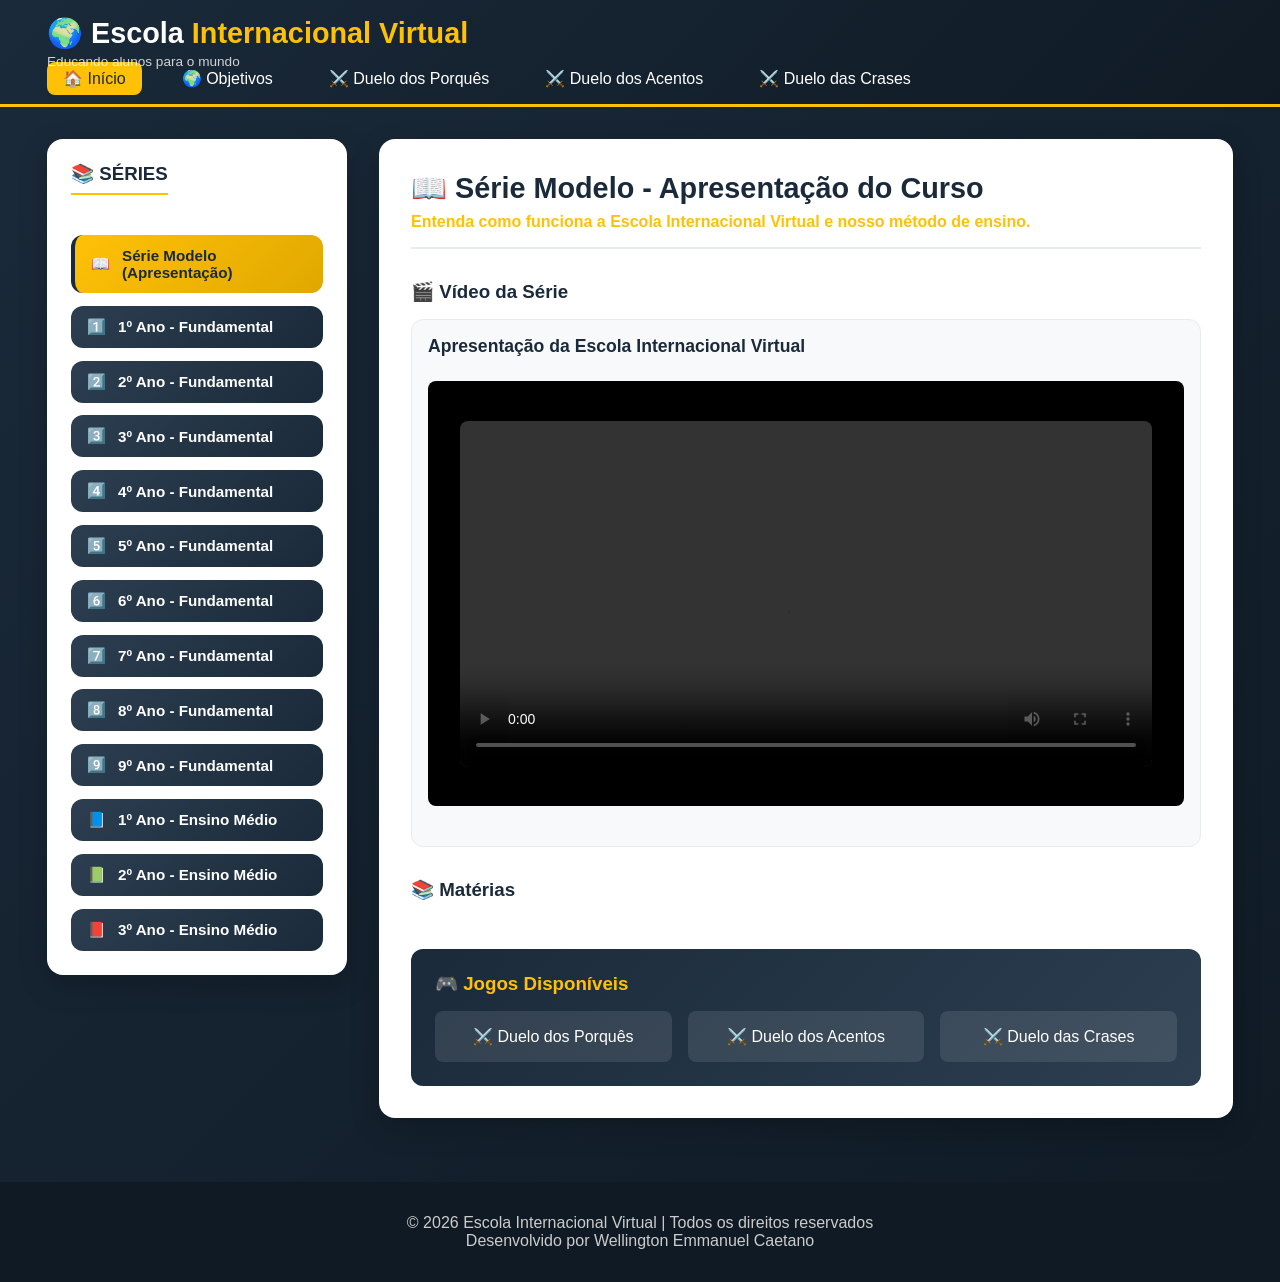
<file: index.html>
<!DOCTYPE html>
<html lang="pt-br">
<head>
    <meta charset="UTF-8">
    <meta name="viewport" content="width=device-width, initial-scale=1.0">
    <title>Escola Internacional Virtual | Educando alunos para o mundo</title>
    <link rel="stylesheet" href="css/style.css">
</head>
<body>

<!-- ==================== CABEÇALHO ==================== -->
<header>
    <div class="container header-container">
        <div class="logo">
            <h1>🌍 Escola <span>Internacional Virtual</span></h1>
            <p>Educando alunos para o mundo</p>
        </div>
        <nav>
            <ul>
                <!-- BOTÕES DE NAVEGAÇÃO ENTRE AS 4 PÁGINAS -->
                <li><a href="index.html" class="active">🏠 Início</a></li>
                <li><a href="objetivos.html">🌍 Objetivos</a></li>
                <li><a href="duelo-porques.html">⚔️ Duelo dos Porquês</a></li>
                <li><a href="duelo-acentos.html">⚔️ Duelo dos Acentos</a></li>
                <li><a href="duelo-crases.html">⚔️ Duelo das Crases</a></li>
            </ul>
        </nav>
    </div>
</header>

<!-- ==================== CONTEÚDO PRINCIPAL ==================== -->
<div class="main-content">
    <div class="container">
        <div class="content-wrapper">

            <!-- SIDEBAR COM AS SÉRIES -->
            <aside class="sidebar">
                <h3>📚 SÉRIES</h3>
                <div class="series-buttons" id="series-buttons">

                    <!-- SÉRIE MODELO (APRESENTAÇÃO DO CURSO) -->
                    <button class="serie-btn active" data-serie="modelo">
                        <span class="emoji">📖</span> Série Modelo (Apresentação)
                    </button>

                    <!-- ENSINO FUNDAMENTAL -->
                    <button class="serie-btn" data-serie="1ano-fundamental"><span class="emoji">1️⃣</span> 1º Ano - Fundamental</button>
                    <button class="serie-btn" data-serie="2ano-fundamental"><span class="emoji">2️⃣</span> 2º Ano - Fundamental</button>
                    <button class="serie-btn" data-serie="3ano-fundamental"><span class="emoji">3️⃣</span> 3º Ano - Fundamental</button>
                    <button class="serie-btn" data-serie="4ano-fundamental"><span class="emoji">4️⃣</span> 4º Ano - Fundamental</button>
                    <button class="serie-btn" data-serie="5ano-fundamental"><span class="emoji">5️⃣</span> 5º Ano - Fundamental</button>
                    <button class="serie-btn" data-serie="6ano-fundamental"><span class="emoji">6️⃣</span> 6º Ano - Fundamental</button>
                    <button class="serie-btn" data-serie="7ano-fundamental"><span class="emoji">7️⃣</span> 7º Ano - Fundamental</button>
                    <button class="serie-btn" data-serie="8ano-fundamental"><span class="emoji">8️⃣</span> 8º Ano - Fundamental</button>
                    <button class="serie-btn" data-serie="9ano-fundamental"><span class="emoji">9️⃣</span> 9º Ano - Fundamental</button>

                    <!-- ENSINO MÉDIO -->
                    <button class="serie-btn" data-serie="1ano-medio"><span class="emoji">📘</span> 1º Ano - Ensino Médio</button>
                    <button class="serie-btn" data-serie="2ano-medio"><span class="emoji">📗</span> 2º Ano - Ensino Médio</button>
                    <button class="serie-btn" data-serie="3ano-medio"><span class="emoji">📕</span> 3º Ano - Ensino Médio</button>
                </div>
            </aside>

            <!-- ÁREA DE CONTEÚDO DINÂMICO -->
            <main class="content-area" id="content-area">
                <div id="dynamic-content">
                    <!-- O conteúdo será carregado pelo JavaScript -->
                    <div class="loading">🎓 Selecione uma série ao lado para começar!</div>
                </div>
            </main>
        </div>
    </div>
</div>

<!-- ==================== RODAPÉ ==================== -->
<footer>
    <div class="container">
        <p>&copy; 2026 Escola Internacional Virtual | Todos os direitos reservados</p>
        <p>Desenvolvido por Wellington Emmanuel Caetano</p>
    </div>
</footer>

<script src="js/script.js"></script>
</body>
</html>
</file>
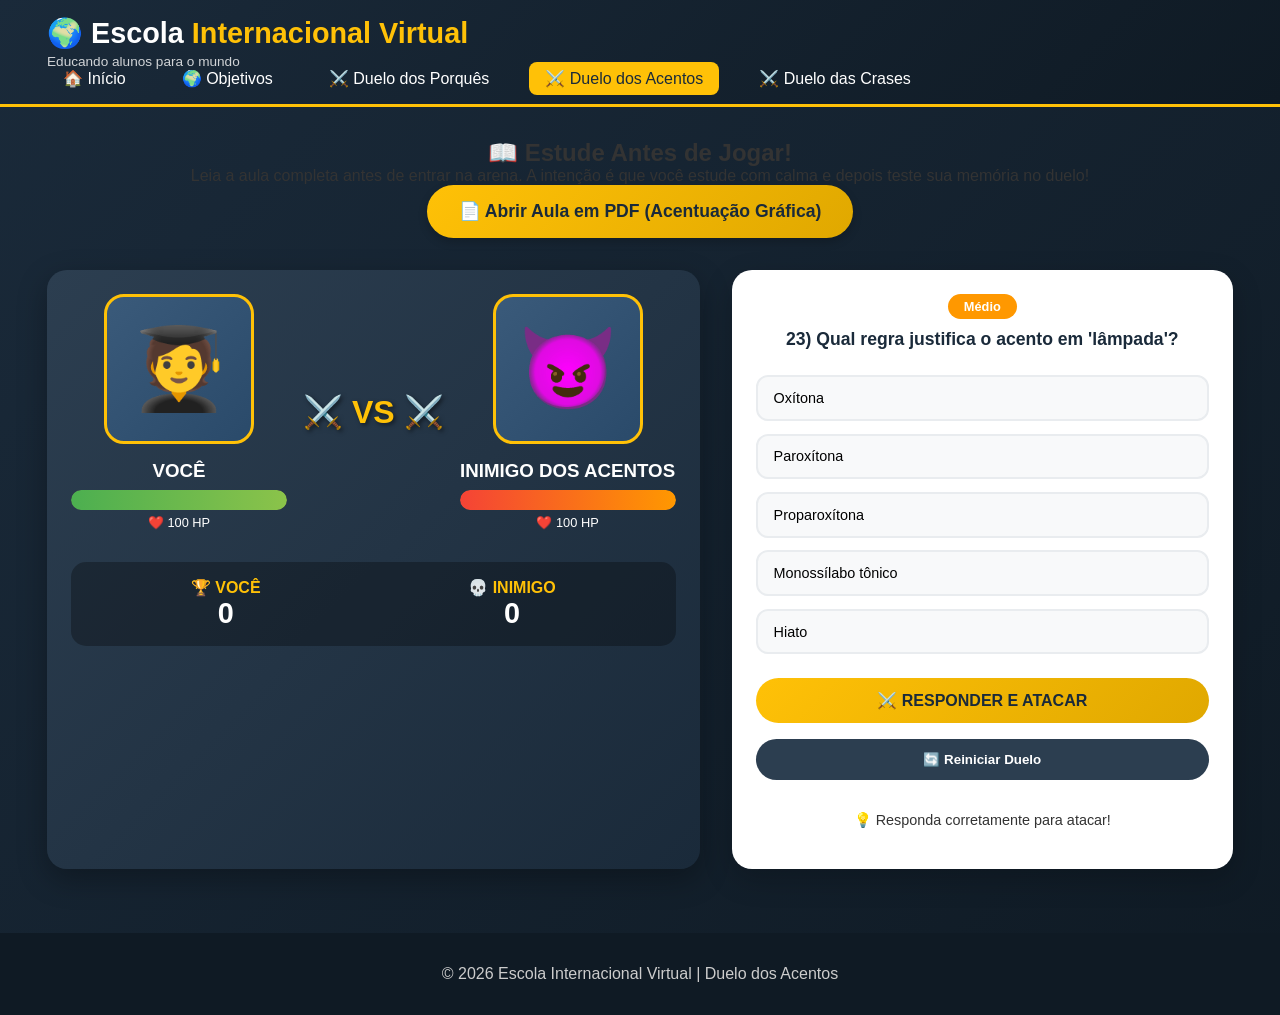
<file: duelo-acentos.html>
<!DOCTYPE html>
<html lang="pt-br">
<head>
    <meta charset="UTF-8">
    <meta name="viewport" content="width=device-width, initial-scale=1.0">
    <title>Duelo dos Acentos | Escola Internacional Virtual</title>
    <link rel="stylesheet" href="css/style.css">
    <link rel="stylesheet" href="css/jogo.css">
</head>
<body>

<header>
    <div class="container header-container">
        <div class="logo">
            <h1>🌍 Escola <span>Internacional Virtual</span></h1>
            <p>Educando alunos para o mundo</p>
        </div>
        <nav>
            <ul>
                <li><a href="index.html">🏠 Início</a></li>
                <li><a href="objetivos.html">🌍 Objetivos</a></li>
                <li><a href="duelo-porques.html">⚔️ Duelo dos Porquês</a></li>
                <li><a href="duelo-acentos.html" class="active">⚔️ Duelo dos Acentos</a></li>
                <li><a href="duelo-crases.html">⚔️ Duelo das Crases</a></li>
            </ul>
        </nav>
    </div>
</header>

<div class="main-content">
    <div class="container">

        <!-- BOTÃO PARA A AULA EM PDF -->
        <div class="aula-pdf-btn">
            <h2>📖 Estude Antes de Jogar!</h2>
            <p>Leia a aula completa antes de entrar na arena. 
                A intenção é que você estude com calma e depois teste sua memória no duelo!</p>
            <a href="pdfs/aula-acentos.pdf" target="_blank" class="btn-pdf">
                📄 Abrir Aula em PDF (Acentuação Gráfica)
            </a>
        </div>

        <div class="game-container">
            <!-- ARENA DO DUELO -->
            <div class="arena">
                <div class="fighters">
                    <div class="fighter">
                        <div class="fighter-avatar" id="player-avatar"><span>🧑‍🎓</span></div>
                        <h3>VOCÊ</h3>
                        <div class="hp-bar-container">
                            <div class="hp-bar player" id="player-hp" style="width: 100%"></div>
                        </div>
                        <div class="hp-text" id="player-hp-text">❤️ 100 HP</div>
                    </div>
                    <div class="vs">⚔️ VS ⚔️</div>
                    <div class="fighter">
                        <div class="fighter-avatar" id="enemy-avatar"><span>😈</span></div>
                        <h3>INIMIGO DOS ACENTOS</h3>
                        <div class="hp-bar-container">
                            <div class="hp-bar enemy" id="enemy-hp" style="width: 100%"></div>
                        </div>
                        <div class="hp-text" id="enemy-hp-text">❤️ 100 HP</div>
                    </div>
                </div>
                <div class="score-board">
                    <div class="score"><span>🏆 VOCÊ</span><span id="player-score">0</span></div>
                    <div class="score"><span>💀 INIMIGO</span><span id="enemy-score">0</span></div>
                </div>
            </div>

            <!-- ÁREA DO QUIZ -->
            <div class="quiz-area">
                <div class="quiz-header">
                    <span class="nivel-badge" id="nivel-badge">Fácil</span>
                    <div class="pergunta" id="pergunta">Carregando...</div>
                </div>
                <div class="opcoes" id="opcoes"></div>
                <button class="btn-responder" id="btn-responder">⚔️ RESPONDER E ATACAR</button>
                <button class="btn-reiniciar" id="btn-reiniciar">🔄 Reiniciar Duelo</button>
                <div class="feedback" id="feedback">💡 Responda corretamente para atacar!</div>
            </div>
        </div>
    </div>
</div>

<footer>
    <div class="container">
        <p>&copy; 2026 Escola Internacional Virtual | Duelo dos Acentos</p>
    </div>
</footer>

<script src="js/acentos.js"></script>
</body>
</html>
</file>
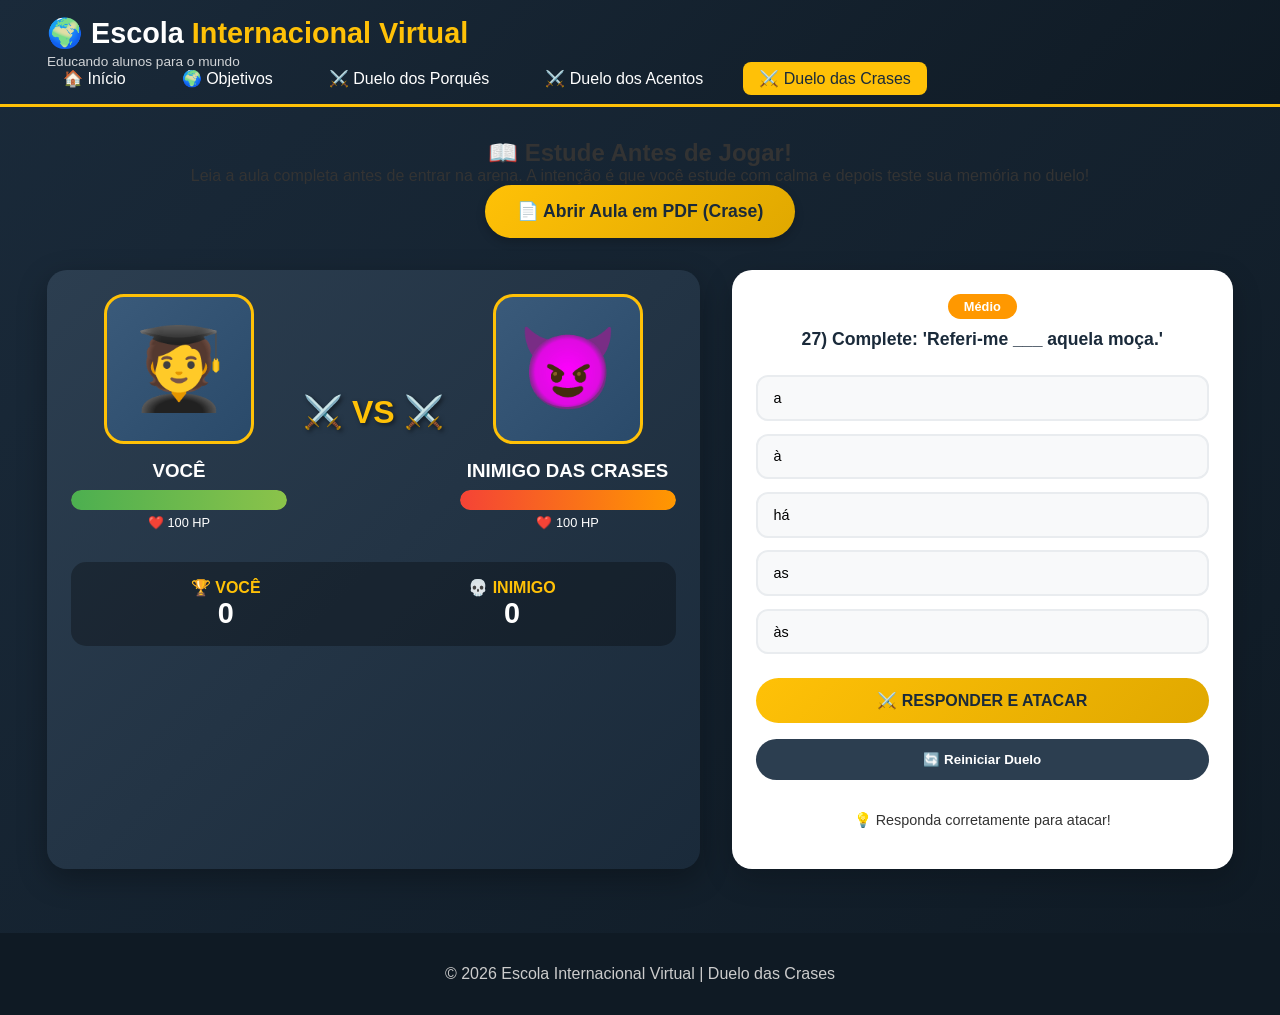
<file: duelo-crases.html>
<!DOCTYPE html>
<html lang="pt-br">
<head>
    <meta charset="UTF-8">
    <meta name="viewport" content="width=device-width, initial-scale=1.0">
    <title>Duelo das Crases | Escola Internacional Virtual</title>
    <link rel="stylesheet" href="css/style.css">
    <link rel="stylesheet" href="css/jogo.css">
</head>
<body>

<header>
    <div class="container header-container">
        <div class="logo">
            <h1>🌍 Escola <span>Internacional Virtual</span></h1>
            <p>Educando alunos para o mundo</p>
        </div>
        <nav>
            <ul>
                <li><a href="index.html">🏠 Início</a></li>
                <li><a href="objetivos.html">🌍 Objetivos</a></li>
                <li><a href="duelo-porques.html">⚔️ Duelo dos Porquês</a></li>
                <li><a href="duelo-acentos.html">⚔️ Duelo dos Acentos</a></li>
                <li><a href="duelo-crases.html" class="active">⚔️ Duelo das Crases</a></li>
            </ul>
        </nav>
    </div>
</header>

<div class="main-content">
    <div class="container">

        <!-- BOTÃO PARA A AULA EM PDF -->
        <div class="aula-pdf-btn">
           <h2>📖 Estude Antes de Jogar!</h2>
           <p>Leia a aula completa antes de entrar na arena. 
             A intenção é que você estude com calma e depois teste sua memória no duelo!</p>
           <a href="pdfs/aula-crases.pdf" target="_blank" class="btn-pdf">
           📄 Abrir Aula em PDF (Crase)
           </a>
        </div>

        <div class="game-container">
            <!-- ARENA DO DUELO -->
            <div class="arena">
                <div class="fighters">
                    <div class="fighter">
                        <div class="fighter-avatar" id="player-avatar"><span>🧑‍🎓</span></div>
                        <h3>VOCÊ</h3>
                        <div class="hp-bar-container">
                            <div class="hp-bar player" id="player-hp" style="width: 100%"></div>
                        </div>
                        <div class="hp-text" id="player-hp-text">❤️ 100 HP</div>
                    </div>
                    <div class="vs">⚔️ VS ⚔️</div>
                    <div class="fighter">
                        <div class="fighter-avatar" id="enemy-avatar"><span>😈</span></div>
                        <h3>INIMIGO DAS CRASES</h3>
                        <div class="hp-bar-container">
                            <div class="hp-bar enemy" id="enemy-hp" style="width: 100%"></div>
                        </div>
                        <div class="hp-text" id="enemy-hp-text">❤️ 100 HP</div>
                    </div>
                </div>
                <div class="score-board">
                    <div class="score"><span>🏆 VOCÊ</span><span id="player-score">0</span></div>
                    <div class="score"><span>💀 INIMIGO</span><span id="enemy-score">0</span></div>
                </div>
            </div>

            <!-- ÁREA DO QUIZ -->
            <div class="quiz-area">
                <div class="quiz-header">
                    <span class="nivel-badge" id="nivel-badge">Fácil</span>
                    <div class="pergunta" id="pergunta">Carregando...</div>
                </div>
                <div class="opcoes" id="opcoes"></div>
                <button class="btn-responder" id="btn-responder">⚔️ RESPONDER E ATACAR</button>
                <button class="btn-reiniciar" id="btn-reiniciar">🔄 Reiniciar Duelo</button>
                <div class="feedback" id="feedback">💡 Responda corretamente para atacar!</div>
            </div>
        </div>
    </div>
</div>

<footer>
    <div class="container">
        <p>&copy; 2026 Escola Internacional Virtual | Duelo das Crases</p>
    </div>
</footer>

<script src="js/crases.js"></script>
</body>
</html>
</file>
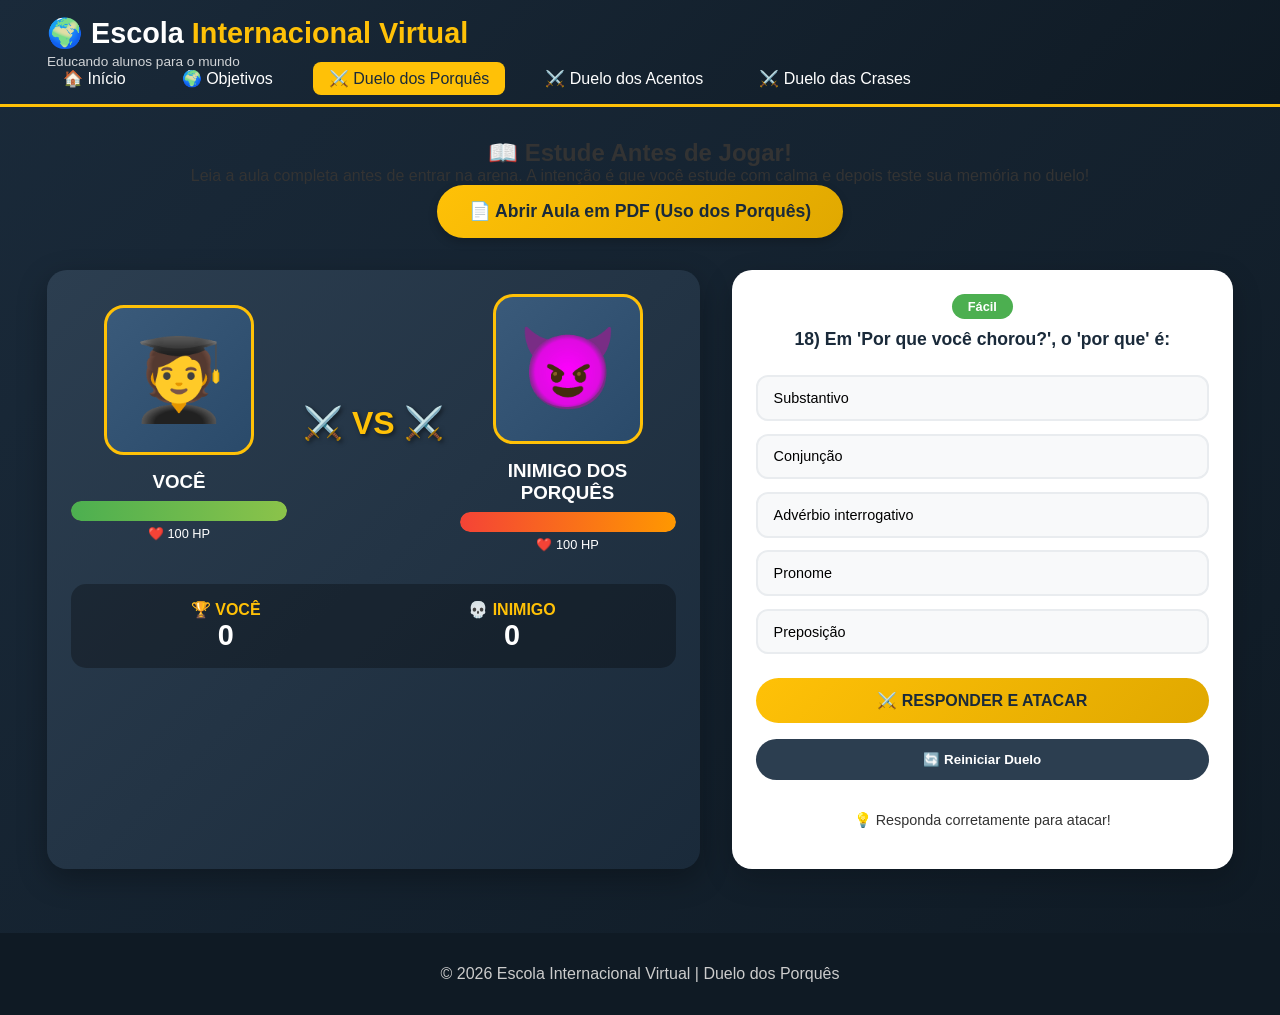
<file: duelo-porques.html>
<!DOCTYPE html>
<html lang="pt-br">
<head>
    <meta charset="UTF-8">
    <meta name="viewport" content="width=device-width, initial-scale=1.0">
    <title>Duelo dos Porquês | Escola Internacional Virtual</title>
    <link rel="stylesheet" href="css/style.css">
    <link rel="stylesheet" href="css/jogo.css">
</head>
<body>

<header>
    <div class="container header-container">
        <div class="logo">
            <h1>🌍 Escola <span>Internacional Virtual</span></h1>
            <p>Educando alunos para o mundo</p>
        </div>
        <nav>
            <ul>
                <li><a href="index.html">🏠 Início</a></li>
                <li><a href="objetivos.html">🌍 Objetivos</a></li>
                <li><a href="duelo-porques.html" class="active">⚔️ Duelo dos Porquês</a></li>
                <li><a href="duelo-acentos.html">⚔️ Duelo dos Acentos</a></li>
                <li><a href="duelo-crases.html">⚔️ Duelo das Crases</a></li>
            </ul>
        </nav>
    </div>
</header>

<div class="main-content">
    <div class="container">

        <!-- BOTÃO PARA A AULA EM PDF -->
        <div class="aula-pdf-btn">
            <h2>📖 Estude Antes de Jogar!</h2>
            <p>Leia a aula completa antes de entrar na arena. 
                  A intenção é que você estude com calma e depois teste sua memória no duelo!</p>
            <a href="pdfs/aula-porques.pdf" target="_blank" class="btn-pdf">
               📄 Abrir Aula em PDF (Uso dos Porquês)
             </a>
        </div>

        <div class="game-container">
            <!-- ARENA DO DUELO -->
            <div class="arena">
                <div class="fighters">
                    <div class="fighter">
                        <div class="fighter-avatar" id="player-avatar"><span>🧑‍🎓</span></div>
                        <h3>VOCÊ</h3>
                        <div class="hp-bar-container">
                            <div class="hp-bar player" id="player-hp" style="width: 100%"></div>
                        </div>
                        <div class="hp-text" id="player-hp-text">❤️ 100 HP</div>
                    </div>
                    <div class="vs">⚔️ VS ⚔️</div>
                    <div class="fighter">
                        <div class="fighter-avatar" id="enemy-avatar"><span>😈</span></div>
                        <h3>INIMIGO DOS PORQUÊS</h3>
                        <div class="hp-bar-container">
                            <div class="hp-bar enemy" id="enemy-hp" style="width: 100%"></div>
                        </div>
                        <div class="hp-text" id="enemy-hp-text">❤️ 100 HP</div>
                    </div>
                </div>
                <div class="score-board">
                    <div class="score"><span>🏆 VOCÊ</span><span id="player-score">0</span></div>
                    <div class="score"><span>💀 INIMIGO</span><span id="enemy-score">0</span></div>
                </div>
            </div>

            <!-- ÁREA DO QUIZ -->
            <div class="quiz-area">
                <div class="quiz-header">
                    <span class="nivel-badge" id="nivel-badge">Fácil</span>
                    <div class="pergunta" id="pergunta">Carregando...</div>
                </div>
                <div class="opcoes" id="opcoes"></div>
                <button class="btn-responder" id="btn-responder">⚔️ RESPONDER E ATACAR</button>
                <button class="btn-reiniciar" id="btn-reiniciar">🔄 Reiniciar Duelo</button>
                <div class="feedback" id="feedback">💡 Responda corretamente para atacar!</div>
            </div>
        </div>
    </div>
</div>

<footer>
    <div class="container">
        <p>&copy; 2026 Escola Internacional Virtual | Duelo dos Porquês</p>
    </div>
</footer>

<script src="js/porques.js"></script>
</body>
</html>
</file>
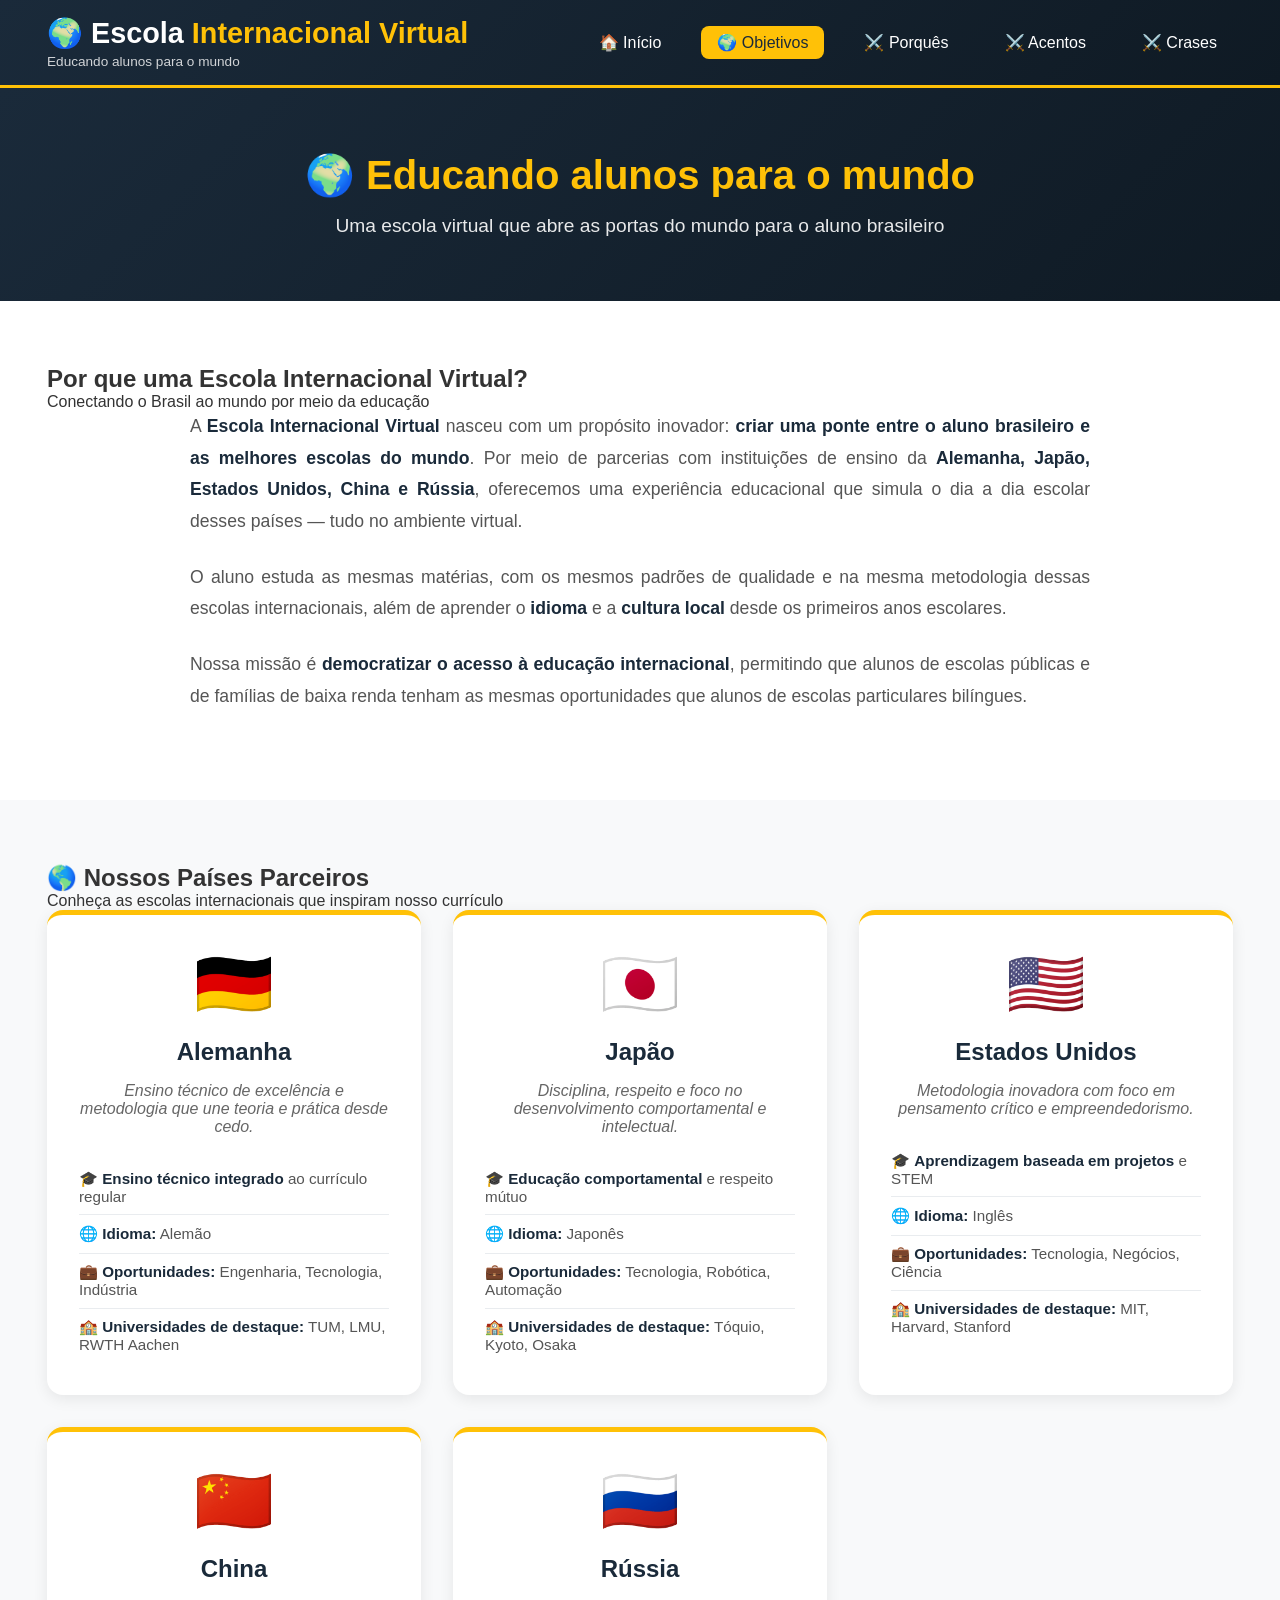
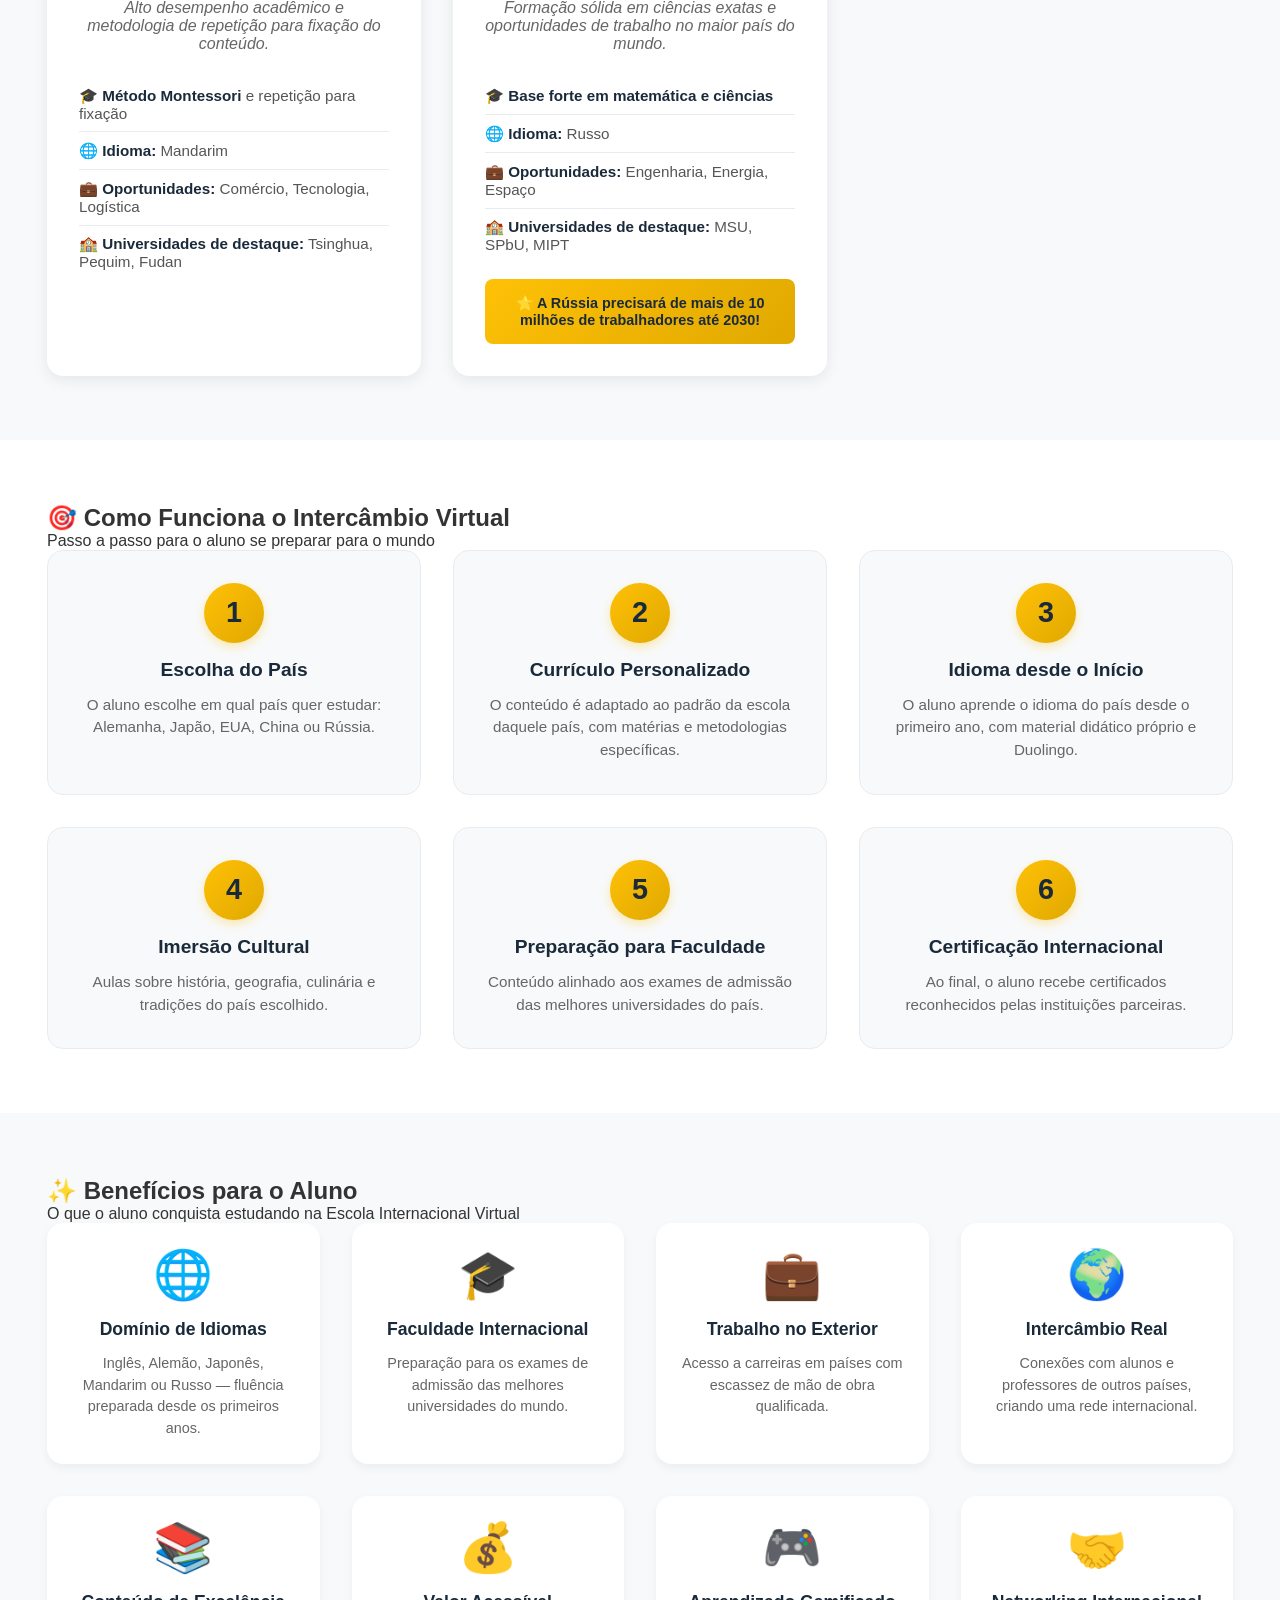
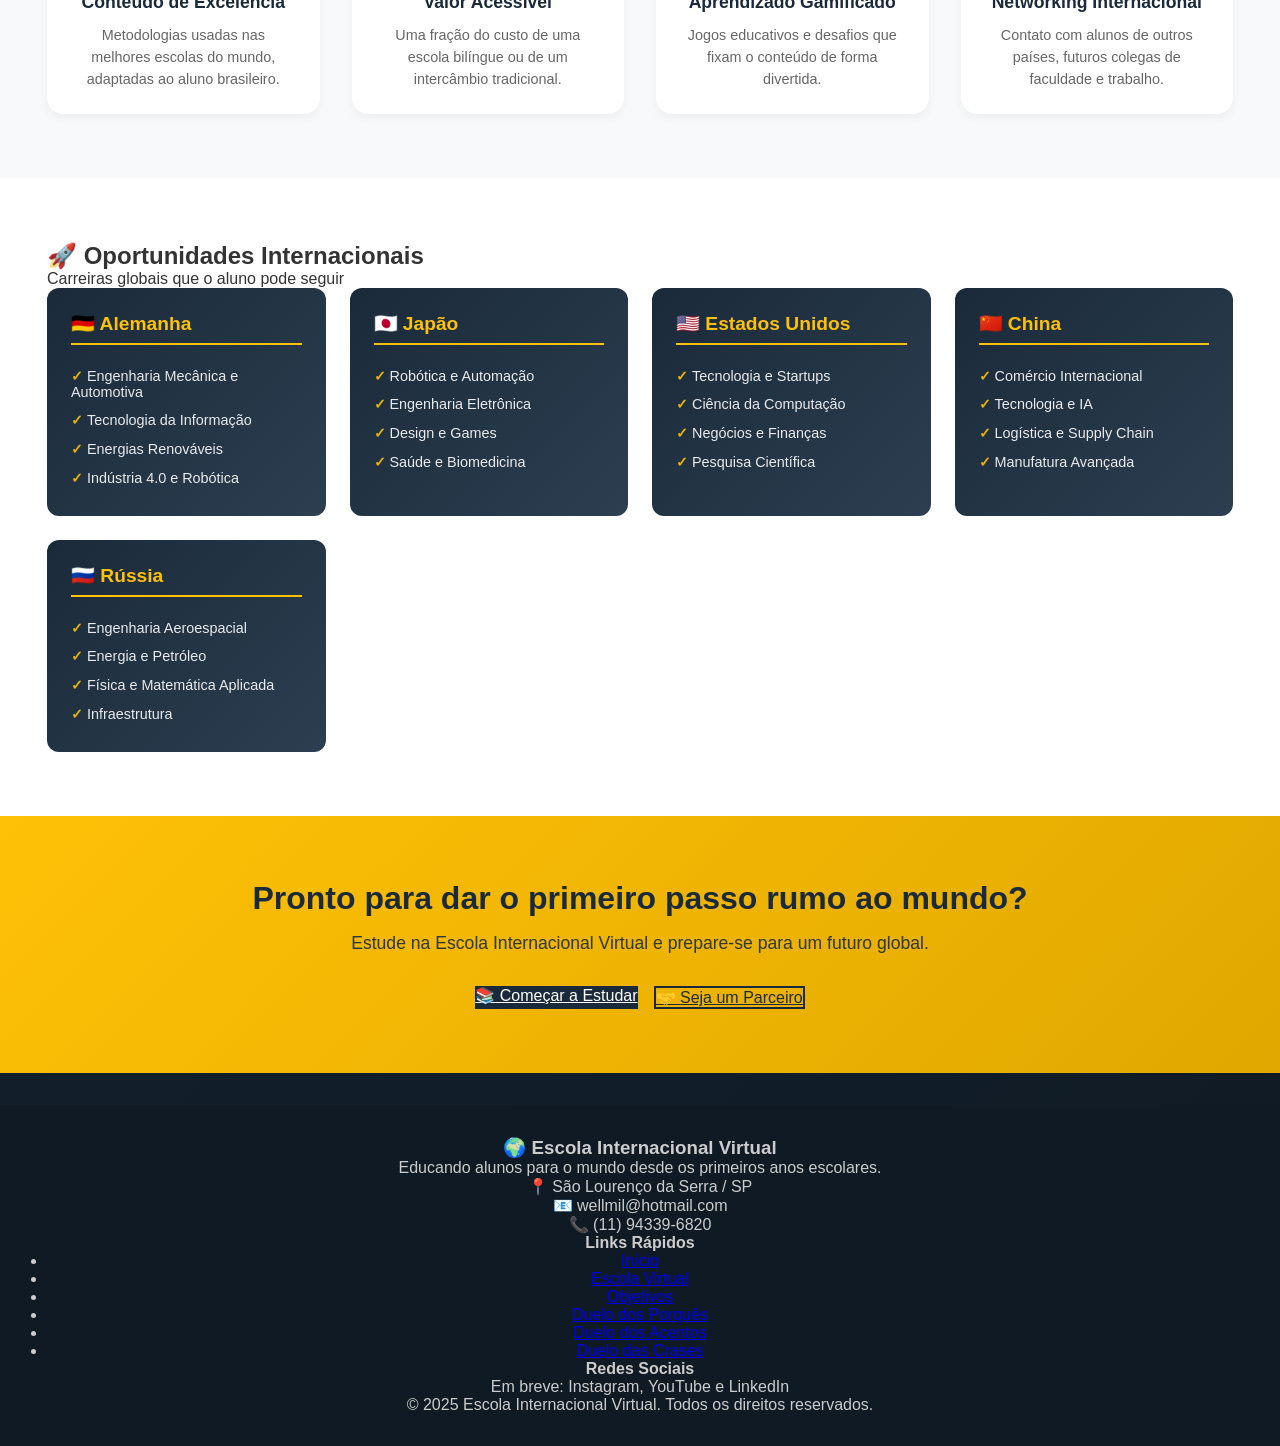
<file: objetivos.html>
<!DOCTYPE html>
<html lang="pt-br">
<head>
    <meta charset="UTF-8">
    <meta name="viewport" content="width=device-width, initial-scale=1.0">
    <title>Nossos Objetivos | Escola Internacional Virtual</title>
    <link rel="stylesheet" href="css/style.css">
</head>
<body>

<!-- ==================== CABEÇALHO ==================== -->
<header>
    <div class="container header-container">
        <div class="logo">
            <h1>🌍 Escola <span>Internacional Virtual</span></h1>
            <p>Educando alunos para o mundo</p>
        </div>
        <nav>
            <ul>
                <li><a href="index.html">🏠 Início</a></li>
                <li><a href="objetivos.html" class="active">🌍 Objetivos</a></li>
                <li><a href="duelo-porques.html">⚔️ Porquês</a></li>
                <li><a href="duelo-acentos.html">⚔️ Acentos</a></li>
                <li><a href="duelo-crases.html">⚔️ Crases</a></li>
            </ul>
        </nav>
    </div>
</header>

<!-- ==================== HERO ==================== -->
<section class="hero-objetivos">
    <div class="container">
        <h1>🌍 Educando alunos para o mundo</h1>
        <p>Uma escola virtual que abre as portas do mundo para o aluno brasileiro</p>
    </div>
</section>

<!-- ==================== INTRODUÇÃO ==================== -->
<section class="objetivo-intro">
    <div class="container">
        <h2 class="section-title">Por que uma Escola Internacional Virtual?</h2>
        <p class="section-subtitle">Conectando o Brasil ao mundo por meio da educação</p>
        
        <div class="intro-text">
            <p>A <strong>Escola Internacional Virtual</strong> nasceu com um propósito inovador: <strong>criar uma ponte entre o aluno brasileiro e as melhores escolas do mundo</strong>. Por meio de parcerias com instituições de ensino da <strong>Alemanha, Japão, Estados Unidos, China e Rússia</strong>, oferecemos uma experiência educacional que simula o dia a dia escolar desses países — tudo no ambiente virtual.</p>
            
            <p>O aluno estuda as mesmas matérias, com os mesmos padrões de qualidade e na mesma metodologia dessas escolas internacionais, além de aprender o <strong>idioma</strong> e a <strong>cultura local</strong> desde os primeiros anos escolares.</p>
            
            <p>Nossa missão é <strong>democratizar o acesso à educação internacional</strong>, permitindo que alunos de escolas públicas e de famílias de baixa renda tenham as mesmas oportunidades que alunos de escolas particulares bilíngues.</p>
        </div>
    </div>
</section>

<!-- ==================== PAÍSES PARCEIROS ==================== -->
<section class="paises-parceiros">
    <div class="container">
        <h2 class="section-title">🌎 Nossos Países Parceiros</h2>
        <p class="section-subtitle">Conheça as escolas internacionais que inspiram nosso currículo</p>
        
        <div class="paises-grid">
            
            <!-- Alemanha -->
            <div class="pais-card">
                <div class="pais-bandeira">🇩🇪</div>
                <h3>Alemanha</h3>
                <p class="pais-descricao">Ensino técnico de excelência e metodologia que une teoria e prática desde cedo.</p>
                <ul class="pais-destaques">
                    <li>🎓 <strong>Ensino técnico integrado</strong> ao currículo regular</li>
                    <li>🌐 <strong>Idioma:</strong> Alemão</li>
                    <li>💼 <strong>Oportunidades:</strong> Engenharia, Tecnologia, Indústria</li>
                    <li>🏫 <strong>Universidades de destaque:</strong> TUM, LMU, RWTH Aachen</li>
                </ul>
            </div>
            
            <!-- Japão -->
            <div class="pais-card">
                <div class="pais-bandeira">🇯🇵</div>
                <h3>Japão</h3>
                <p class="pais-descricao">Disciplina, respeito e foco no desenvolvimento comportamental e intelectual.</p>
                <ul class="pais-destaques">
                    <li>🎓 <strong>Educação comportamental</strong> e respeito mútuo</li>
                    <li>🌐 <strong>Idioma:</strong> Japonês</li>
                    <li>💼 <strong>Oportunidades:</strong> Tecnologia, Robótica, Automação</li>
                    <li>🏫 <strong>Universidades de destaque:</strong> Tóquio, Kyoto, Osaka</li>
                </ul>
            </div>
            
            <!-- Estados Unidos -->
            <div class="pais-card">
                <div class="pais-bandeira">🇺🇸</div>
                <h3>Estados Unidos</h3>
                <p class="pais-descricao">Metodologia inovadora com foco em pensamento crítico e empreendedorismo.</p>
                <ul class="pais-destaques">
                    <li>🎓 <strong>Aprendizagem baseada em projetos</strong> e STEM</li>
                    <li>🌐 <strong>Idioma:</strong> Inglês</li>
                    <li>💼 <strong>Oportunidades:</strong> Tecnologia, Negócios, Ciência</li>
                    <li>🏫 <strong>Universidades de destaque:</strong> MIT, Harvard, Stanford</li>
                </ul>
            </div>
            
            <!-- China -->
            <div class="pais-card">
                <div class="pais-bandeira">🇨🇳</div>
                <h3>China</h3>
                <p class="pais-descricao">Alto desempenho acadêmico e metodologia de repetição para fixação do conteúdo.</p>
                <ul class="pais-destaques">
                    <li>🎓 <strong>Método Montessori</strong> e repetição para fixação</li>
                    <li>🌐 <strong>Idioma:</strong> Mandarim</li>
                    <li>💼 <strong>Oportunidades:</strong> Comércio, Tecnologia, Logística</li>
                    <li>🏫 <strong>Universidades de destaque:</strong> Tsinghua, Pequim, Fudan</li>
                </ul>
            </div>
            
            <!-- Rússia -->
            <div class="pais-card">
                <div class="pais-bandeira">🇷🇺</div>
                <h3>Rússia</h3>
                <p class="pais-descricao">Formação sólida em ciências exatas e oportunidades de trabalho no maior país do mundo.</p>
                <ul class="pais-destaques">
                    <li>🎓 <strong>Base forte em matemática e ciências</strong></li>
                    <li>🌐 <strong>Idioma:</strong> Russo</li>
                    <li>💼 <strong>Oportunidades:</strong> Engenharia, Energia, Espaço</li>
                    <li>🏫 <strong>Universidades de destaque:</strong> MSU, SPbU, MIPT</li>
                </ul>
                <div class="pais-oportunidade">
                    🌟 A Rússia precisará de <strong>mais de 10 milhões de trabalhadores até 2030</strong>!
                </div>
            </div>
        </div>
    </div>
</section>

<!-- ==================== COMO FUNCIONA ==================== -->
<section class="como-funciona">
    <div class="container">
        <h2 class="section-title">🎯 Como Funciona o Intercâmbio Virtual</h2>
        <p class="section-subtitle">Passo a passo para o aluno se preparar para o mundo</p>
        
        <div class="passos-grid">
            <div class="passo-card">
                <div class="passo-numero">1</div>
                <h3>Escolha do País</h3>
                <p>O aluno escolhe em qual país quer estudar: Alemanha, Japão, EUA, China ou Rússia.</p>
            </div>
            
            <div class="passo-card">
                <div class="passo-numero">2</div>
                <h3>Currículo Personalizado</h3>
                <p>O conteúdo é adaptado ao padrão da escola daquele país, com matérias e metodologias específicas.</p>
            </div>
            
            <div class="passo-card">
                <div class="passo-numero">3</div>
                <h3>Idioma desde o Início</h3>
                <p>O aluno aprende o idioma do país desde o primeiro ano, com material didático próprio e Duolingo.</p>
            </div>
            
            <div class="passo-card">
                <div class="passo-numero">4</div>
                <h3>Imersão Cultural</h3>
                <p>Aulas sobre história, geografia, culinária e tradições do país escolhido.</p>
            </div>
            
            <div class="passo-card">
                <div class="passo-numero">5</div>
                <h3>Preparação para Faculdade</h3>
                <p>Conteúdo alinhado aos exames de admissão das melhores universidades do país.</p>
            </div>
            
            <div class="passo-card">
                <div class="passo-numero">6</div>
                <h3>Certificação Internacional</h3>
                <p>Ao final, o aluno recebe certificados reconhecidos pelas instituições parceiras.</p>
            </div>
        </div>
    </div>
</section>

<!-- ==================== BENEFÍCIOS ==================== -->
<section class="beneficios">
    <div class="container">
        <h2 class="section-title">✨ Benefícios para o Aluno</h2>
        <p class="section-subtitle">O que o aluno conquista estudando na Escola Internacional Virtual</p>
        
        <div class="beneficios-grid">
            <div class="beneficio-card">
                <div class="beneficio-icon">🌐</div>
                <h3>Domínio de Idiomas</h3>
                <p>Inglês, Alemão, Japonês, Mandarim ou Russo — fluência preparada desde os primeiros anos.</p>
            </div>
            
            <div class="beneficio-card">
                <div class="beneficio-icon">🎓</div>
                <h3>Faculdade Internacional</h3>
                <p>Preparação para os exames de admissão das melhores universidades do mundo.</p>
            </div>
            
            <div class="beneficio-card">
                <div class="beneficio-icon">💼</div>
                <h3>Trabalho no Exterior</h3>
                <p>Acesso a carreiras em países com escassez de mão de obra qualificada.</p>
            </div>
            
            <div class="beneficio-card">
                <div class="beneficio-icon">🌍</div>
                <h3>Intercâmbio Real</h3>
                <p>Conexões com alunos e professores de outros países, criando uma rede internacional.</p>
            </div>
            
            <div class="beneficio-card">
                <div class="beneficio-icon">📚</div>
                <h3>Conteúdo de Excelência</h3>
                <p>Metodologias usadas nas melhores escolas do mundo, adaptadas ao aluno brasileiro.</p>
            </div>
            
            <div class="beneficio-card">
                <div class="beneficio-icon">💰</div>
                <h3>Valor Acessível</h3>
                <p>Uma fração do custo de uma escola bilíngue ou de um intercâmbio tradicional.</p>
            </div>
            
            <div class="beneficio-card">
                <div class="beneficio-icon">🎮</div>
                <h3>Aprendizado Gamificado</h3>
                <p>Jogos educativos e desafios que fixam o conteúdo de forma divertida.</p>
            </div>
            
            <div class="beneficio-card">
                <div class="beneficio-icon">🤝</div>
                <h3>Networking Internacional</h3>
                <p>Contato com alunos de outros países, futuros colegas de faculdade e trabalho.</p>
            </div>
        </div>
    </div>
</section>

<!-- ==================== OPORTUNIDADES ==================== -->
<section class="oportunidades">
    <div class="container">
        <h2 class="section-title">🚀 Oportunidades Internacionais</h2>
        <p class="section-subtitle">Carreiras globais que o aluno pode seguir</p>
        
        <div class="oportunidades-grid">
            <div class="oportunidade-card">
                <h3>🇩🇪 Alemanha</h3>
                <ul>
                    <li>Engenharia Mecânica e Automotiva</li>
                    <li>Tecnologia da Informação</li>
                    <li>Energias Renováveis</li>
                    <li>Indústria 4.0 e Robótica</li>
                </ul>
            </div>
            
            <div class="oportunidade-card">
                <h3>🇯🇵 Japão</h3>
                <ul>
                    <li>Robótica e Automação</li>
                    <li>Engenharia Eletrônica</li>
                    <li>Design e Games</li>
                    <li>Saúde e Biomedicina</li>
                </ul>
            </div>
            
            <div class="oportunidade-card">
                <h3>🇺🇸 Estados Unidos</h3>
                <ul>
                    <li>Tecnologia e Startups</li>
                    <li>Ciência da Computação</li>
                    <li>Negócios e Finanças</li>
                    <li>Pesquisa Científica</li>
                </ul>
            </div>
            
            <div class="oportunidade-card">
                <h3>🇨🇳 China</h3>
                <ul>
                    <li>Comércio Internacional</li>
                    <li>Tecnologia e IA</li>
                    <li>Logística e Supply Chain</li>
                    <li>Manufatura Avançada</li>
                </ul>
            </div>
            
            <div class="oportunidade-card">
                <h3>🇷🇺 Rússia</h3>
                <ul>
                    <li>Engenharia Aeroespacial</li>
                    <li>Energia e Petróleo</li>
                    <li>Física e Matemática Aplicada</li>
                    <li>Infraestrutura</li>
                </ul>
            </div>
        </div>
    </div>
</section>

<!-- ==================== CHAMADA FINAL ==================== -->
<section class="cta-final">
    <div class="container">
        <h2>Pronto para dar o primeiro passo rumo ao mundo?</h2>
        <p>Estude na Escola Internacional Virtual e prepare-se para um futuro global.</p>
        <div class="cta-buttons">
            <a href="escola-virtual.html" class="btn btn-primary">📚 Começar a Estudar</a>
            <a href="index.html#contato" class="btn btn-secondary">🤝 Seja um Parceiro</a>
        </div>
    </div>
</section>

<!-- ==================== RODAPÉ ==================== -->
<footer>
    <div class="container footer-container">
        <div class="footer-info">
            <h3>🌍 Escola Internacional Virtual</h3>
            <p>Educando alunos para o mundo desde os primeiros anos escolares.</p>
            <p>📍 São Lourenço da Serra / SP</p>
            <p>📧 wellmil@hotmail.com</p>
            <p>📞 (11) 94339-6820</p>
        </div>
        <div class="footer-links">
            <h4>Links Rápidos</h4>
            <ul>
                <li><a href="index.html">Início</a></li>
                <li><a href="escola-virtual.html">Escola Virtual</a></li>
                <li><a href="objetivos.html">Objetivos</a></li>
                <li><a href="duelo-porques.html">Duelo dos Porquês</a></li>
                <li><a href="duelo-acentos.html">Duelo dos Acentos</a></li>
                <li><a href="duelo-crases.html">Duelo das Crases</a></li>
            </ul>
        </div>
        <div class="footer-social">
            <h4>Redes Sociais</h4>
            <p>Em breve: Instagram, YouTube e LinkedIn</p>
        </div>
    </div>
    <div class="footer-bottom">
        <p>&copy; 2025 Escola Internacional Virtual. Todos os direitos reservados.</p>
    </div>
</footer>

</body>
</html>
</file>
<file: css/style.css>
/* ==================== RESET ==================== */
* {
    margin: 0;
    padding: 0;
    box-sizing: border-box;
}

body {
    font-family: 'Segoe UI', Tahoma, Geneva, Verdana, sans-serif;
    background: linear-gradient(135deg, #1a2a3a 0%, #0f1a24 100%);
    min-height: 100vh;
    color: #333;
}

.container {
    width: 95%;
    max-width: 1400px;
    margin: 0 auto;
    padding: 0 15px;
}

/* ==================== CABEÇALHO ==================== */
header {
    background: linear-gradient(135deg, #1a2a3a 0%, #0f1a24 100%);
    color: white;
    padding: 1rem 0;
    border-bottom: 3px solid #ffc107;
}

.header-container {
    display: flex;
    justify-content: space-between;
    align-items: center;
    flex-wrap: wrap;
}

.logo h1 {
    font-size: 1.8rem;
    margin-bottom: 0.25rem;
}

.logo h1 span {
    color: #ffc107;
}

.logo p {
    font-size: 0.85rem;
    opacity: 0.8;
}

nav ul {
    display: flex;
    list-style: none;
    gap: 1.5rem;
}

nav a {
    color: white;
    text-decoration: none;
    font-weight: 500;
    padding: 0.5rem 1rem;
    border-radius: 8px;
    transition: all 0.3s;
}

nav a:hover, nav a.active {
    background: #ffc107;
    color: #1a2a3a;
}

/* ==================== LAYOUT LATERAL ==================== */
.main-content {
    padding: 2rem 0;
}

.content-wrapper {
    display: flex;
    gap: 2rem;
    flex-wrap: wrap;
}

/* Sidebar */
.sidebar {
    width: 300px;
    background: white;
    border-radius: 16px;
    padding: 1.5rem;
    box-shadow: 0 10px 30px rgba(0,0,0,0.2);
    align-self: flex-start;
    position: sticky;
    top: 20px;
}

.sidebar h3 {
    color: #1a2a3a;
    margin-bottom: 1rem;
    padding-bottom: 0.5rem;
    border-bottom: 2px solid #ffc107;
    display: inline-block;
}

.series-buttons {
    display: flex;
    flex-direction: column;
    gap: 0.8rem;
    margin-top: 1.5rem;
}

.serie-btn {
    background: linear-gradient(135deg, #2c3e50 0%, #1a2a3a 100%);
    color: white;
    border: none;
    padding: 12px 16px;
    border-radius: 12px;
    font-size: 0.95rem;
    font-weight: 600;
    cursor: pointer;
    transition: all 0.3s;
    text-align: left;
    display: flex;
    align-items: center;
    gap: 12px;
}

.serie-btn:hover {
    background: linear-gradient(135deg, #ffc107 0%, #e0a800 100%);
    color: #1a2a3a;
    transform: translateX(5px);
}

.serie-btn.active {
    background: linear-gradient(135deg, #ffc107 0%, #e0a800 100%);
    color: #1a2a3a;
    border-left: 4px solid #1a2a3a;
}

/* Área de Conteúdo */
.content-area {
    flex: 1;
    background: white;
    border-radius: 16px;
    padding: 2rem;
    box-shadow: 0 10px 30px rgba(0,0,0,0.2);
    min-height: 500px;
}

.serie-header {
    margin-bottom: 2rem;
    padding-bottom: 1rem;
    border-bottom: 2px solid #e9ecef;
}

.serie-header h2 {
    color: #1a2a3a;
    font-size: 1.8rem;
}

.serie-header p {
    color: #ffc107;
    font-weight: 600;
    margin-top: 0.5rem;
}

/* Vídeo */
.video-container {
    background: #000;
    border-radius: 12px;
    margin: 1.5rem 0;
    aspect-ratio: 16/9;
    display: flex;
    align-items: center;
    justify-content: center;
    color: white;
    font-size: 1.2rem;
    text-align: center;
    padding: 2rem;
}

/* Grid de matérias */
.materias-grid {
    display: grid;
    grid-template-columns: repeat(auto-fill, minmax(200px, 1fr));
    gap: 1rem;
    margin-bottom: 2rem;
}

.materia-card {
    background: #f8f9fa;
    border: 1px solid #e9ecef;
    border-radius: 12px;
    padding: 1rem;
    text-align: center;
    transition: all 0.3s;
    cursor: pointer;
}

.materia-card:hover {
    background: #ffc107;
    transform: translateY(-3px);
}

/* Jogos */
.jogos-section {
    margin-top: 2rem;
    padding: 1.5rem;
    background: linear-gradient(135deg, #1a2a3a 0%, #2c3e50 100%);
    border-radius: 12px;
    color: white;
}

.jogos-section h3 {
    color: #ffc107;
    margin-bottom: 1rem;
}

.jogos-grid {
    display: grid;
    grid-template-columns: repeat(auto-fit, minmax(200px, 1fr));
    gap: 1rem;
}

.jogo-card {
    background: rgba(255,255,255,0.1);
    padding: 1rem;
    border-radius: 8px;
    text-align: center;
    text-decoration: none;
    color: white;
    transition: all 0.3s;
}

.jogo-card:hover {
    background: #ffc107;
    color: #1a2a3a;
    transform: translateY(-3px);
}

/* Rodapé */
footer {
    background: #0f1a24;
    color: #ccc;
    padding: 2rem 0;
    margin-top: 2rem;
    text-align: center;
}

/* ==================== RESPONSIVO ==================== */
@media (max-width: 768px) {
    .content-wrapper {
        flex-direction: column;
    }
    
    .sidebar {
        width: 100%;
        position: static;
    }
    
    nav ul {
        flex-direction: column;
        gap: 0.5rem;
        text-align: center;
        margin-top: 1rem;
    }
    
    .materias-grid {
        grid-template-columns: repeat(auto-fill, minmax(150px, 1fr));
    }
}

/* ==================== VÍDEOS LOCAIS ==================== */
.video-item {
    background: #f8f9fa;
    padding: 1rem;
    border-radius: 12px;
    border: 1px solid #e9ecef;
    margin-bottom: 2rem;
}

.video-item h4 {
    color: #1a2a3a;
    margin-bottom: 0.8rem;
    font-size: 1.1rem;
}

.video-container {
    position: relative;
    width: 100%;
    border-radius: 8px;
    overflow: hidden;
    background: #000;
}

.video-container video {
    width: 100%;
    height: auto;
    display: block;
    border-radius: 8px;
}

/* Responsivo */
@media (max-width: 768px) {
    .video-container video {
        width: 100%;
    }
}


/* ==================== HERO OBJETIVOS ==================== */
.hero-objetivos {
    background: linear-gradient(135deg, #1a2a3a 0%, #0f1a24 100%);
    color: white;
    padding: 4rem 0;
    text-align: center;
}

.hero-objetivos h1 {
    font-size: 2.5rem;
    margin-bottom: 1rem;
    color: #ffc107;
}

.hero-objetivos p {
    font-size: 1.2rem;
    opacity: 0.9;
    max-width: 700px;
    margin: 0 auto;
}

/* ==================== INTRODUÇÃO ==================== */
.objetivo-intro {
    padding: 4rem 0;
    background: white;
}

.intro-text {
    max-width: 900px;
    margin: 0 auto;
}

.intro-text p {
    font-size: 1.1rem;
    line-height: 1.8;
    color: #555;
    margin-bottom: 1.5rem;
    text-align: justify;
}

.intro-text strong {
    color: #1a2a3a;
}

/* ==================== PAÍSES PARCEIROS ==================== */
.paises-parceiros {
    padding: 4rem 0;
    background: #f8f9fa;
}

.paises-grid {
    display: grid;
    grid-template-columns: repeat(auto-fit, minmax(320px, 1fr));
    gap: 2rem;
}

.pais-card {
    background: white;
    border-radius: 16px;
    padding: 2rem;
    box-shadow: 0 4px 15px rgba(0,0,0,0.08);
    transition: transform 0.3s, box-shadow 0.3s;
    border-top: 5px solid #ffc107;
}

.pais-card:hover {
    transform: translateY(-5px);
    box-shadow: 0 8px 25px rgba(0,0,0,0.15);
}

.pais-bandeira {
    font-size: 4rem;
    text-align: center;
    margin-bottom: 1rem;
}

.pais-card h3 {
    color: #1a2a3a;
    font-size: 1.5rem;
    text-align: center;
    margin-bottom: 1rem;
}

.pais-descricao {
    color: #666;
    text-align: center;
    margin-bottom: 1.5rem;
    font-style: italic;
}

.pais-destaques {
    list-style: none;
    padding: 0;
}

.pais-destaques li {
    padding: 0.6rem 0;
    border-bottom: 1px solid #e9ecef;
    color: #555;
    font-size: 0.95rem;
}

.pais-destaques li:last-child {
    border-bottom: none;
}

.pais-destaques strong {
    color: #1a2a3a;
}

.pais-oportunidade {
    margin-top: 1rem;
    padding: 1rem;
    background: linear-gradient(135deg, #ffc107 0%, #e0a800 100%);
    border-radius: 8px;
    text-align: center;
    color: #1a2a3a;
    font-weight: bold;
    font-size: 0.9rem;
}

/* ==================== COMO FUNCIONA ==================== */
.como-funciona {
    padding: 4rem 0;
    background: white;
}

.passos-grid {
    display: grid;
    grid-template-columns: repeat(auto-fit, minmax(280px, 1fr));
    gap: 2rem;
}

.passo-card {
    background: #f8f9fa;
    border-radius: 16px;
    padding: 2rem;
    text-align: center;
    position: relative;
    transition: transform 0.3s;
    border: 1px solid #e9ecef;
}

.passo-card:hover {
    transform: translateY(-5px);
    border-color: #ffc107;
}

.passo-numero {
    width: 60px;
    height: 60px;
    background: linear-gradient(135deg, #ffc107 0%, #e0a800 100%);
    color: #1a2a3a;
    border-radius: 50%;
    display: flex;
    align-items: center;
    justify-content: center;
    font-size: 1.8rem;
    font-weight: bold;
    margin: 0 auto 1rem;
    box-shadow: 0 4px 10px rgba(255,193,7,0.3);
}

.passo-card h3 {
    color: #1a2a3a;
    margin-bottom: 0.8rem;
    font-size: 1.2rem;
}

.passo-card p {
    color: #666;
    font-size: 0.95rem;
    line-height: 1.5;
}

/* ==================== BENEFÍCIOS ==================== */
.beneficios {
    padding: 4rem 0;
    background: #f8f9fa;
}

.beneficios-grid {
    display: grid;
    grid-template-columns: repeat(auto-fit, minmax(250px, 1fr));
    gap: 2rem;
}

.beneficio-card {
    background: white;
    border-radius: 16px;
    padding: 1.5rem;
    text-align: center;
    box-shadow: 0 4px 10px rgba(0,0,0,0.05);
    transition: transform 0.3s;
}

.beneficio-card:hover {
    transform: translateY(-5px);
}

.beneficio-icon {
    font-size: 3rem;
    margin-bottom: 1rem;
}

.beneficio-card h3 {
    color: #1a2a3a;
    margin-bottom: 0.8rem;
    font-size: 1.1rem;
}

.beneficio-card p {
    color: #666;
    font-size: 0.9rem;
    line-height: 1.5;
}

/* ==================== OPORTUNIDADES ==================== */
.oportunidades {
    padding: 4rem 0;
    background: white;
}

.oportunidades-grid {
    display: grid;
    grid-template-columns: repeat(auto-fit, minmax(220px, 1fr));
    gap: 1.5rem;
}

.oportunidade-card {
    background: linear-gradient(135deg, #1a2a3a 0%, #2c3e50 100%);
    color: white;
    padding: 1.5rem;
    border-radius: 12px;
    transition: transform 0.3s;
}

.oportunidade-card:hover {
    transform: scale(1.03);
}

.oportunidade-card h3 {
    color: #ffc107;
    margin-bottom: 1rem;
    font-size: 1.2rem;
    border-bottom: 2px solid #ffc107;
    padding-bottom: 0.5rem;
}

.oportunidade-card ul {
    list-style: none;
    padding: 0;
}

.oportunidade-card li {
    padding: 0.4rem 0;
    font-size: 0.9rem;
    opacity: 0.9;
}

.oportunidade-card li::before {
    content: "✓ ";
    color: #ffc107;
    font-weight: bold;
}

/* ==================== CTA FINAL ==================== */
.cta-final {
    padding: 4rem 0;
    background: linear-gradient(135deg, #ffc107 0%, #e0a800 100%);
    text-align: center;
}

.cta-final h2 {
    color: #1a2a3a;
    font-size: 2rem;
    margin-bottom: 1rem;
}

.cta-final p {
    color: #1a2a3a;
    font-size: 1.1rem;
    margin-bottom: 2rem;
    opacity: 0.9;
}

.cta-buttons {
    display: flex;
    gap: 1rem;
    justify-content: center;
    flex-wrap: wrap;
}

.cta-final .btn-primary {
    background-color: #1a2a3a;
    color: white;
}

.cta-final .btn-primary:hover {
    background-color: #0f1a24;
}

.cta-final .btn-secondary {
    background-color: transparent;
    color: #1a2a3a;
    border: 2px solid #1a2a3a;
}

.cta-final .btn-secondary:hover {
    background-color: #1a2a3a;
    color: white;
}

/* ==================== RESPONSIVO ==================== */
@media (max-width: 768px) {
    .hero-objetivos h1 {
        font-size: 1.8rem;
    }
    
    .hero-objetivos p {
        font-size: 1rem;
    }
    
    .paises-grid,
    .passos-grid,
    .beneficios-grid,
    .oportunidades-grid {
        grid-template-columns: 1fr;
    }
    
    .cta-final h2 {
        font-size: 1.5rem;
    }
    
    .cta-buttons {
        flex-direction: column;
        align-items: center;
    }
    
    .cta-buttons .btn {
        width: 100%;
        max-width: 300px;
    }
}
</file>
<file: css/jogo.css>
/* ==================== AULA PDF ==================== */
.aula-pdf-btn {
    text-align: center;
    margin-bottom: 2rem;
}

.btn-pdf {
    display: inline-block;
    background: linear-gradient(135deg, #ffc107 0%, #e0a800 100%);
    color: #1a2a3a;
    padding: 1rem 2rem;
    border-radius: 50px;
    text-decoration: none;
    font-weight: bold;
    font-size: 1.1rem;
    transition: all 0.3s;
    box-shadow: 0 4px 10px rgba(0,0,0,0.2);
}

.btn-pdf:hover {
    transform: translateY(-3px);
    box-shadow: 0 6px 15px rgba(0,0,0,0.3);
}

/* ==================== ARENA ==================== */
.game-container {
    display: flex;
    gap: 2rem;
    flex-wrap: wrap;
}

.arena {
    flex: 2;
    background: linear-gradient(135deg, #2c3e50 0%, #1a2a3a 100%);
    border-radius: 20px;
    padding: 1.5rem;
    box-shadow: 0 10px 30px rgba(0,0,0,0.3);
}

.fighters {
    display: flex;
    justify-content: space-between;
    align-items: center;
    margin-bottom: 2rem;
    flex-wrap: wrap;
    gap: 1rem;
}

.fighter {
    text-align: center;
    flex: 1;
}

.fighter-avatar {
    width: 150px;
    height: 150px;
    background: linear-gradient(135deg, #3a5a7a 0%, #2a4a6a 100%);
    border-radius: 20px;
    display: flex;
    align-items: center;
    justify-content: center;
    margin: 0 auto 1rem;
    border: 3px solid #ffc107;
    transition: all 0.1s ease;
}

.fighter-avatar.attacking {
    transform: scale(1.05);
    box-shadow: 0 0 20px #ffc107;
}

.fighter-avatar span {
    font-size: 5rem;
}

.fighter h3 {
    color: white;
    margin-bottom: 0.5rem;
}

.hp-bar-container {
    width: 100%;
    height: 20px;
    background-color: #444;
    border-radius: 10px;
    overflow: hidden;
    margin-top: 0.5rem;
}

.hp-bar {
    height: 100%;
    transition: width 0.3s ease;
    border-radius: 10px;
}

.hp-bar.player {
    background: linear-gradient(90deg, #4CAF50, #8BC34A);
}

.hp-bar.enemy {
    background: linear-gradient(90deg, #f44336, #ff9800);
}

.hp-text {
    color: white;
    font-size: 0.8rem;
    margin-top: 0.3rem;
}

.vs {
    font-size: 2rem;
    font-weight: bold;
    color: #ffc107;
    text-shadow: 2px 2px 4px rgba(0,0,0,0.5);
}

.score-board {
    display: flex;
    justify-content: space-around;
    background: rgba(0,0,0,0.3);
    border-radius: 15px;
    padding: 1rem;
}

.score {
    text-align: center;
}

.score span:first-child {
    color: #ffc107;
    font-weight: bold;
    display: block;
}

.score span:last-child {
    color: white;
    font-size: 1.8rem;
    font-weight: bold;
}

/* ==================== QUIZ ==================== */
.quiz-area {
    flex: 1.5;
    background: white;
    border-radius: 20px;
    padding: 1.5rem;
    box-shadow: 0 10px 30px rgba(0,0,0,0.2);
}

.quiz-header {
    text-align: center;
    margin-bottom: 1.5rem;
}

.nivel-badge {
    display: inline-block;
    padding: 0.3rem 1rem;
    border-radius: 50px;
    font-size: 0.8rem;
    font-weight: bold;
    margin-bottom: 0.5rem;
}

.nivel-badge.Fácil { background: #4CAF50; color: white; }
.nivel-badge.Médio { background: #ff9800; color: white; }
.nivel-badge.Difícil { background: #f44336; color: white; }

.pergunta {
    font-size: 1.1rem;
    font-weight: 600;
    color: #1a2a3a;
    line-height: 1.4;
}

.opcoes {
    display: flex;
    flex-direction: column;
    gap: 0.8rem;
    margin-bottom: 1.5rem;
}

.opcao-btn {
    background: #f8f9fa;
    border: 2px solid #e9ecef;
    border-radius: 12px;
    padding: 0.8rem 1rem;
    text-align: left;
    cursor: pointer;
    transition: all 0.3s;
    font-size: 0.9rem;
}

.opcao-btn:hover {
    background: #ffc107;
    border-color: #ffc107;
    transform: translateX(5px);
}

.opcao-btn.selected {
    background: #ffc107;
    border-color: #1a2a3a;
}

.btn-responder {
    width: 100%;
    background: linear-gradient(135deg, #ffc107 0%, #e0a800 100%);
    color: #1a2a3a;
    border: none;
    padding: 0.8rem;
    border-radius: 50px;
    font-weight: bold;
    font-size: 1rem;
    cursor: pointer;
    transition: all 0.3s;
    margin-bottom: 1rem;
}

.btn-responder:hover:not(:disabled) {
    transform: scale(1.02);
    box-shadow: 0 4px 10px rgba(0,0,0,0.2);
}

.btn-responder:disabled {
    opacity: 0.5;
    cursor: not-allowed;
}

.btn-reiniciar {
    width: 100%;
    background: #2c3e50;
    color: white;
    border: none;
    padding: 0.8rem;
    border-radius: 50px;
    font-weight: bold;
    cursor: pointer;
    transition: all 0.3s;
}

.btn-reiniciar:hover {
    background: #1a2a3a;
}

.feedback {
    margin-top: 1rem;
    padding: 1rem;
    border-radius: 12px;
    text-align: center;
    font-size: 0.9rem;
}

.feedback.correct {
    background: #d4edda;
    color: #155724;
    border-left: 4px solid #28a745;
}

.feedback.wrong {
    background: #f8d7da;
    color: #721c24;
    border-left: 4px solid #dc3545;
}

.feedback.info {
    background: #d1ecf1;
    color: #0c5460;
    border-left: 4px solid #17a2b8;
}

/* Game Over */
.game-over {
    position: fixed;
    top: 0; left: 0;
    width: 100%; height: 100%;
    background: rgba(0,0,0,0.9);
    display: flex;
    align-items: center;
    justify-content: center;
    z-index: 1000;
}

.game-over-content {
    background: white;
    border-radius: 20px;
    padding: 2rem;
    text-align: center;
    max-width: 400px;
}

.game-over-content button {
    background: #ffc107;
    border: none;
    padding: 0.8rem 1.5rem;
    border-radius: 50px;
    font-weight: bold;
    cursor: pointer;
    margin-top: 1rem;
}

@media (max-width: 768px) {
    .game-container { flex-direction: column; }
    .fighters { flex-direction: column; }
    .vs { transform: rotate(90deg); }
    .fighter-avatar { width: 100px; height: 100px; }
    .fighter-avatar span { font-size: 3rem; }
}
</file>
